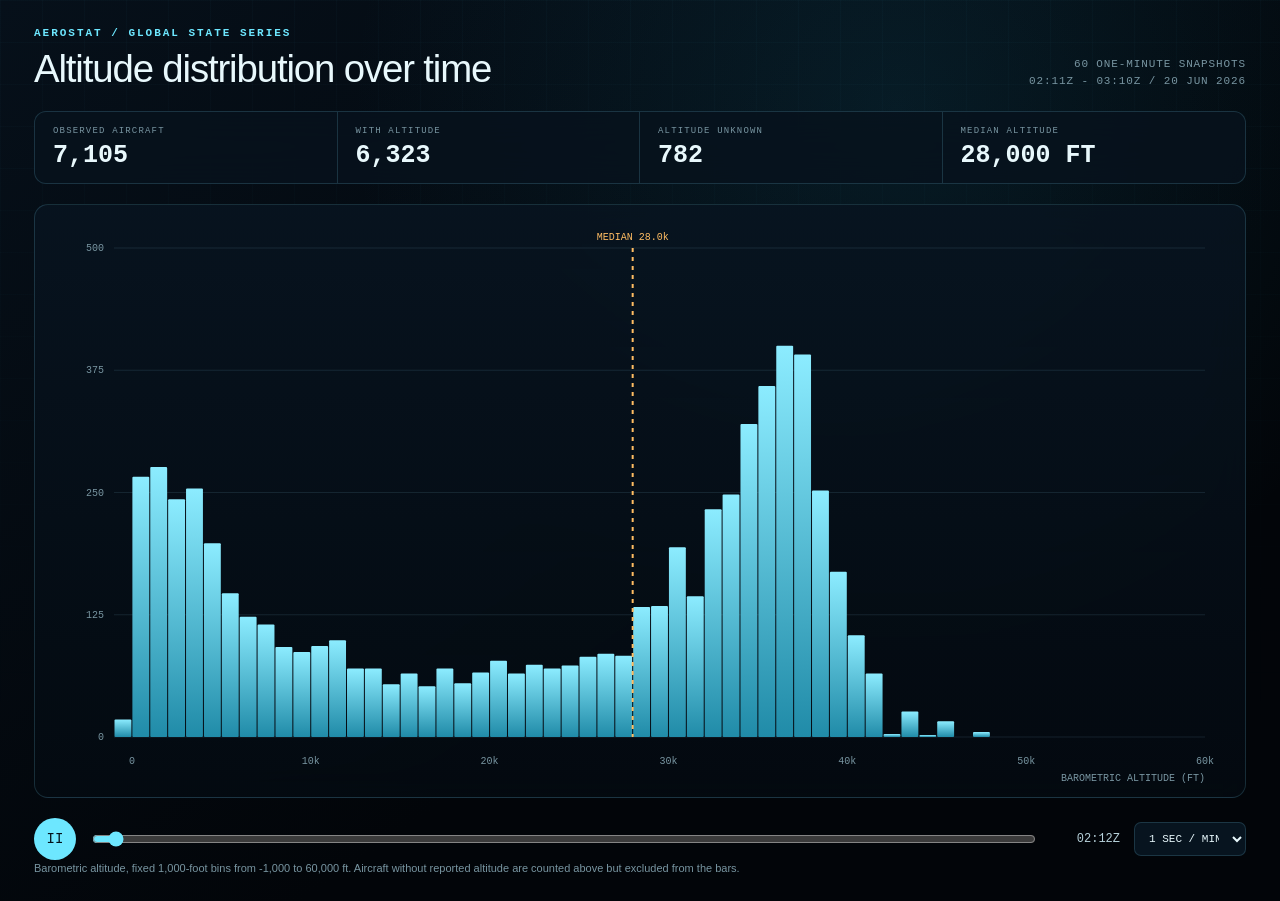
<file: experiments/global-state-series/visualizations/altitude-histogram/index.html>
<!doctype html>
<html lang="en">
<head>
  <meta charset="utf-8">
  <meta name="viewport" content="width=device-width, initial-scale=1">
  <meta name="theme-color" content="#03070d">
  <title>Aerostat | Global Altitude Distribution</title>
  <style>
    :root {
      color-scheme: dark;
      --bg: #03070d;
      --panel: rgba(8, 18, 29, .84);
      --line: rgba(116, 210, 237, .18);
      --cyan: #6de7ff;
      --cyan-soft: rgba(109, 231, 255, .2);
      --text: #e8f8fc;
      --muted: #7895a1;
    }
    * { box-sizing: border-box; }
    html, body { min-width: 320px; min-height: 100%; margin: 0; background: var(--bg); color: var(--text); font-family: Inter, "Segoe UI", sans-serif; }
    body {
      min-height: 100vh;
      overflow-x: hidden;
      background:
        radial-gradient(circle at 70% 12%, rgba(21, 103, 130, .2), transparent 34rem),
        linear-gradient(145deg, #06101a, #020509 62%);
    }
    body::before {
      content: "";
      position: fixed;
      inset: 0;
      pointer-events: none;
      background-image: linear-gradient(rgba(109, 231, 255, .025) 1px, transparent 1px), linear-gradient(90deg, rgba(109, 231, 255, .025) 1px, transparent 1px);
      background-size: 42px 42px;
      mask-image: linear-gradient(to bottom, #000, transparent 85%);
    }
    main { position: relative; width: min(1400px, 100%); min-height: 100vh; margin: 0 auto; padding: 28px 34px 24px; display: grid; grid-template-rows: auto auto minmax(380px, 1fr) auto; gap: 20px; }
    header { display: flex; align-items: flex-end; justify-content: space-between; gap: 20px; }
    .eyebrow { display: block; margin-bottom: 8px; color: var(--cyan); font: 700 11px/1 ui-monospace, SFMono-Regular, Consolas, monospace; letter-spacing: .18em; }
    h1 { margin: 0; font-size: clamp(25px, 3vw, 45px); font-weight: 300; letter-spacing: -.03em; }
    .capture { color: var(--muted); font: 11px/1.6 ui-monospace, SFMono-Regular, Consolas, monospace; letter-spacing: .08em; text-align: right; }
    .stats { display: grid; grid-template-columns: repeat(4, 1fr); border: 1px solid var(--line); border-radius: 12px; overflow: hidden; background: var(--panel); backdrop-filter: blur(18px); }
    .stat { padding: 15px 18px; border-right: 1px solid var(--line); }
    .stat:last-child { border-right: 0; }
    .stat span { display: block; color: var(--muted); font: 9px/1 ui-monospace, SFMono-Regular, Consolas, monospace; letter-spacing: .13em; }
    .stat strong { display: block; margin-top: 7px; font: 600 clamp(17px, 2vw, 25px)/1 ui-monospace, SFMono-Regular, Consolas, monospace; }
    .chart-panel { min-height: 0; padding: 18px 22px 13px; border: 1px solid var(--line); border-radius: 14px; background: linear-gradient(180deg, rgba(8, 20, 32, .89), rgba(4, 11, 18, .8)); backdrop-filter: blur(18px); }
    #chart { display: block; width: 100%; height: 100%; min-height: 350px; overflow: visible; }
    .grid-line { stroke: rgba(130, 194, 215, .13); stroke-width: 1; vector-effect: non-scaling-stroke; }
    .axis-text { fill: var(--muted); font: 10px ui-monospace, SFMono-Regular, Consolas, monospace; }
    .bar { fill: url(#bar-gradient); transition: y .16s linear, height .16s linear; }
    .bar:hover { fill: #a0f1ff; }
    .median-line { stroke: #ffbd63; stroke-width: 2; stroke-dasharray: 4 5; vector-effect: non-scaling-stroke; transition: x1 .16s linear, x2 .16s linear; }
    .median-label { fill: #ffbd63; font: 10px ui-monospace, SFMono-Regular, Consolas, monospace; }
    .transport { display: grid; grid-template-columns: 42px minmax(130px, 1fr) 72px 112px; align-items: center; gap: 14px; }
    button, select { border: 1px solid var(--line); background: rgba(8, 22, 34, .92); color: var(--text); font: 11px ui-monospace, SFMono-Regular, Consolas, monospace; }
    button { width: 42px; height: 42px; border-radius: 50%; background: var(--cyan); color: #031018; border: 0; cursor: pointer; font-size: 14px; }
    select { height: 34px; padding: 0 10px; border-radius: 7px; }
    input[type="range"] { width: 100%; accent-color: var(--cyan); cursor: pointer; }
    #clock { color: #b6d1da; font: 12px ui-monospace, SFMono-Regular, Consolas, monospace; text-align: right; }
    .note { margin: 0; color: var(--muted); font-size: 11px; line-height: 1.5; }
    @media (max-width: 700px) {
      main { padding: 20px 14px; grid-template-rows: auto auto minmax(350px, 1fr) auto; }
      header { align-items: flex-start; flex-direction: column; }
      .capture { text-align: left; }
      .stats { grid-template-columns: 1fr 1fr; }
      .stat:nth-child(2) { border-right: 0; }
      .stat:nth-child(-n+2) { border-bottom: 1px solid var(--line); }
      .chart-panel { padding: 12px 8px 8px; }
      .transport { grid-template-columns: 42px 1fr 64px; }
      select { display: none; }
    }
  </style>
  <script defer src="histogram-data.js"></script>
</head>
<body>
  <main>
    <header>
      <div><span class="eyebrow">AEROSTAT / GLOBAL STATE SERIES</span><h1>Altitude distribution over time</h1></div>
      <div class="capture" id="capture-range">60 ONE-MINUTE SNAPSHOTS<br>20 JUN 2026 / UTC</div>
    </header>

    <section class="stats" aria-label="Current snapshot statistics">
      <div class="stat"><span>OBSERVED AIRCRAFT</span><strong id="total">--</strong></div>
      <div class="stat"><span>WITH ALTITUDE</span><strong id="known">--</strong></div>
      <div class="stat"><span>ALTITUDE UNKNOWN</span><strong id="missing">--</strong></div>
      <div class="stat"><span>MEDIAN ALTITUDE</span><strong id="median">--</strong></div>
    </section>

    <section class="chart-panel">
      <svg id="chart" role="img" aria-label="Histogram of aircraft barometric altitude in feet"></svg>
    </section>

    <footer>
      <div class="transport">
        <button id="play" type="button" aria-label="Pause">II</button>
        <input id="scrub" type="range" min="0" max="59" value="0" step="1" aria-label="Snapshot timeline">
        <span id="clock">--:--Z</span>
        <select id="speed" aria-label="Playback speed"><option value="500">FAST</option><option value="1000" selected>1 SEC / MIN</option><option value="2000">SLOW</option></select>
      </div>
      <p class="note">Barometric altitude, fixed 1,000-foot bins from -1,000 to 60,000 ft. Aircraft without reported altitude are counted above but excluded from the bars.</p>
    </footer>
  </main>

  <script>
    window.addEventListener("DOMContentLoaded", () => {
      const data = window.ALTITUDE_HISTOGRAM_DATA;
      const frames = data.frames;
      const svg = document.querySelector("#chart");
      const $ = selector => document.querySelector(selector);
      const ns = "http://www.w3.org/2000/svg";
      const margin = { top: 25, right: 18, bottom: 47, left: 57 };
      let frameIndex = 0;
      let playing = true;
      let timer;

      const make = (name, attrs = {}) => {
        const element = document.createElementNS(ns, name);
        Object.entries(attrs).forEach(([key, value]) => element.setAttribute(key, value));
        return element;
      };
      const timeLabel = seconds => new Date(seconds * 1000).toLocaleTimeString("en-US", { timeZone: "UTC", hour: "2-digit", minute: "2-digit", hour12: false }) + "Z";
      const maxCount = Math.ceil(Math.max(...frames.flatMap(frame => frame.bins)) / 100) * 100;
      const barElements = frames[0].bins.map(() => make("rect", { class: "bar", rx: 1 }));
      const medianLine = make("line", { class: "median-line" });
      const medianLabel = make("text", { class: "median-label", "text-anchor": "middle" });

      function layout() {
        const width = svg.clientWidth;
        const height = svg.clientHeight;
        const plotWidth = width - margin.left - margin.right;
        const plotHeight = height - margin.top - margin.bottom;
        svg.setAttribute("viewBox", `0 0 ${width} ${height}`);
        svg.replaceChildren();

        const defs = make("defs");
        const gradient = make("linearGradient", { id: "bar-gradient", x1: "0", y1: "0", x2: "0", y2: "1" });
        gradient.append(make("stop", { offset: "0%", "stop-color": "#8cecff" }), make("stop", { offset: "100%", "stop-color": "#208ba8" }));
        defs.append(gradient);
        svg.append(defs);

        for (let i = 0; i <= 4; i++) {
          const y = margin.top + plotHeight * i / 4;
          const value = Math.round(maxCount * (1 - i / 4));
          svg.append(make("line", { class: "grid-line", x1: margin.left, x2: width - margin.right, y1: y, y2: y }));
          const label = make("text", { class: "axis-text", x: margin.left - 10, y: y + 3, "text-anchor": "end" });
          label.textContent = value.toLocaleString();
          svg.append(label);
        }

        for (let altitude = 0; altitude <= 60000; altitude += 10000) {
          const x = margin.left + ((altitude - data.minAltitudeFt) / (data.maxAltitudeFt - data.minAltitudeFt)) * plotWidth;
          const label = make("text", { class: "axis-text", x, y: height - 20, "text-anchor": "middle" });
          label.textContent = altitude === 0 ? "0" : `${altitude / 1000}k`;
          svg.append(label);
        }
        const unit = make("text", { class: "axis-text", x: width - margin.right, y: height - 3, "text-anchor": "end" });
        unit.textContent = "BAROMETRIC ALTITUDE (FT)";
        svg.append(unit);
        barElements.forEach(bar => svg.append(bar));
        svg.append(medianLine, medianLabel);
        draw();
      }

      function draw() {
        const frame = frames[frameIndex];
        const width = svg.clientWidth;
        const height = svg.clientHeight;
        const plotWidth = width - margin.left - margin.right;
        const plotHeight = height - margin.top - margin.bottom;
        const slot = plotWidth / frame.bins.length;
        frame.bins.forEach((count, index) => {
          const barHeight = count / maxCount * plotHeight;
          const bar = barElements[index];
          bar.setAttribute("x", margin.left + index * slot + .5);
          bar.setAttribute("width", Math.max(1, slot - 1));
          bar.setAttribute("y", margin.top + plotHeight - barHeight);
          bar.setAttribute("height", barHeight);
          bar.innerHTML = `<title>${(data.minAltitudeFt + index * data.binWidthFt).toLocaleString()} to ${(data.minAltitudeFt + (index + 1) * data.binWidthFt).toLocaleString()} ft: ${count.toLocaleString()} aircraft</title>`;
        });
        const medianX = margin.left + ((frame.medianFt - data.minAltitudeFt) / (data.maxAltitudeFt - data.minAltitudeFt)) * plotWidth;
        medianLine.setAttribute("x1", medianX); medianLine.setAttribute("x2", medianX);
        medianLine.setAttribute("y1", margin.top); medianLine.setAttribute("y2", margin.top + plotHeight);
        medianLabel.setAttribute("x", medianX); medianLabel.setAttribute("y", margin.top - 8);
        medianLabel.textContent = `MEDIAN ${(frame.medianFt / 1000).toFixed(1)}k`;

        $("#total").textContent = frame.total.toLocaleString();
        $("#known").textContent = frame.known.toLocaleString();
        $("#missing").textContent = frame.missing.toLocaleString();
        $("#median").textContent = `${frame.medianFt.toLocaleString()} FT`;
        $("#clock").textContent = timeLabel(frame.time);
        $("#scrub").value = frameIndex;
      }

      function schedule() {
        clearInterval(timer);
        if (playing) timer = setInterval(() => { frameIndex = (frameIndex + 1) % frames.length; draw(); }, Number($("#speed").value));
      }

      $("#play").addEventListener("click", () => {
        playing = !playing;
        $("#play").textContent = playing ? "II" : ">";
        $("#play").setAttribute("aria-label", playing ? "Pause" : "Play");
        schedule();
      });
      $("#scrub").addEventListener("input", event => { frameIndex = Number(event.target.value); draw(); });
      $("#speed").addEventListener("change", schedule);
      addEventListener("resize", layout);

      $("#capture-range").innerHTML = `${frames.length} ONE-MINUTE SNAPSHOTS<br>${timeLabel(frames[0].time)} - ${timeLabel(frames.at(-1).time)} / 20 JUN 2026`;
      layout();
      schedule();
    });
  </script>
</body>
</html>
</file>
